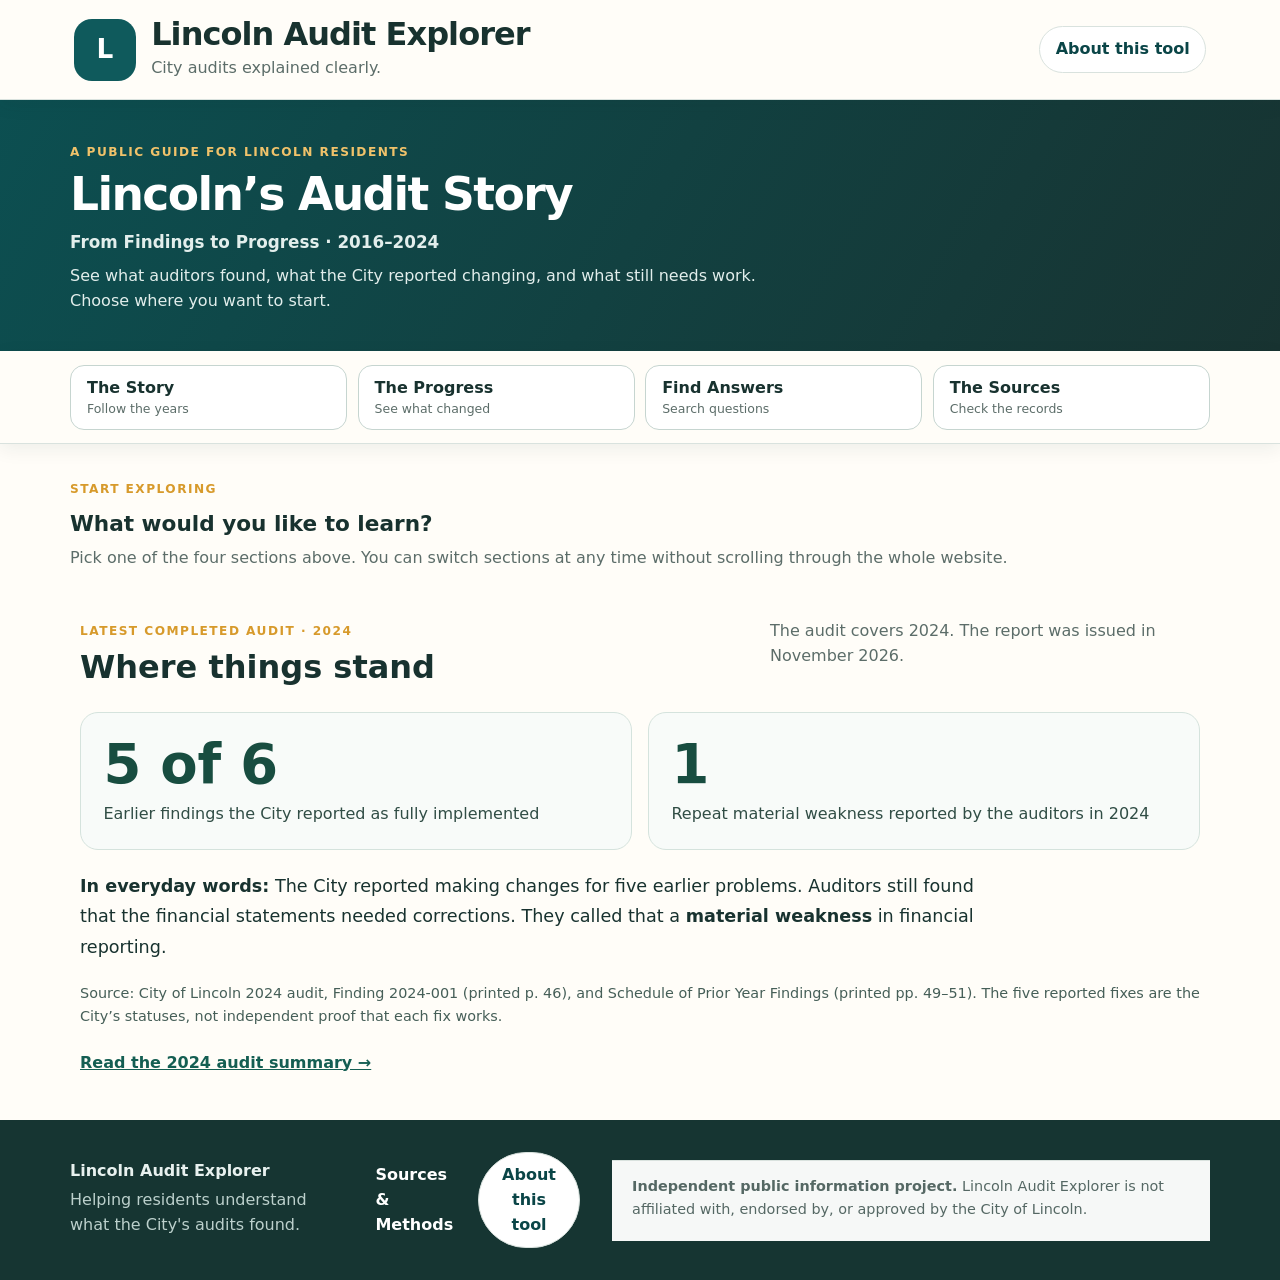
<file: index.html>
<!DOCTYPE html>

<html lang="en">
<head>
<meta charset="utf-8"/>
<meta content="width=device-width, initial-scale=1" name="viewport"/>
<meta content="Explore Lincoln audit findings in plain language, with traceable supporting evidence." name="description"/>
<title>Lincoln Audit Explorer</title>
<link href="styles.css" rel="stylesheet"/>
<style>
    .site-header{
      position:relative !important;
      background:#fffdf8 !important;
      border-bottom:1px solid #d9e2de !important;
      box-shadow:0 4px 18px rgba(23,54,49,.08) !important;
    }
    .header-inner{
      min-height:96px !important;
      padding:1.15rem 1.5rem !important;
    }
    .brand{
      gap:.95rem !important;
    }
    .brand-mark{
      width:62px !important;
      height:62px !important;
      border-radius:18px !important;
      font-size:1.65rem !important;
    }
    .brand-copy{
      display:flex !important;
      flex-direction:column !important;
      justify-content:center !important;
    }
    .brand-title{
      font-size:2rem !important;
      line-height:1 !important;
      letter-spacing:-.03em !important;
      color:#18322f !important;
    }
    .brand-tagline{
      display:block !important;
      margin-top:.35rem !important;
      font-size:1rem !important;
      color:#5c6d69 !important;
    }
    .hero-inner{
      padding-top:4.3rem !important;
      padding-bottom:4.5rem !important;
    }
    .hero h1{
      max-width:760px !important;
      font-size:clamp(2.25rem,5vw,4.1rem) !important;
      margin-bottom:.85rem !important;
    }
    .hero-copy{
      margin-bottom:1.6rem !important;
    }
    .hero-question-heading{
      margin:0 0 1rem !important;
      font-size:clamp(1.3rem,2vw,1.75rem) !important;
      color:#ffffff !important;
      line-height:1.2 !important;
    }
    @media(max-width:600px){
      .header-inner{min-height:80px !important;padding:.9rem 1rem !important}
      .brand-mark{width:50px !important;height:50px !important;font-size:1.35rem !important}
      .brand-title{font-size:1.45rem !important}
      .brand-tagline{font-size:.84rem !important}
      .hero-inner{padding-top:3.2rem !important}
    }
  </style>
</head>
<body>
<a class="skip-link" href="#main">Skip to main content</a>
<header class="site-header">
<div class="header-inner">
<a aria-label="Lincoln Audit Explorer home" class="brand" href="#">
<span aria-hidden="true" class="brand-mark">L</span>
<span class="brand-copy"><strong class="brand-title">Lincoln Audit Explorer</strong><small class="brand-tagline">City audits explained clearly.</small></span>
</a>
<button class="header-button" id="aboutButton">About this tool</button>
</div>
</header>
<main id="main">
<div id="homeView">
<section aria-labelledby="compactTitle" class="compact-intro">
<div class="compact-intro-inner"><p class="eyebrow">A public guide for Lincoln residents</p>
<h1 id="compactTitle">Lincoln’s Audit Story</h1>
<p class="compact-subtitle">From Findings to Progress · 2016–2024</p>
<p>See what auditors found, what the City reported changing, and what still needs work. Choose where you want to start.</p></div>
</section>
<nav aria-label="Explore the audits" class="explorer-nav"><div aria-label="Explore a section" class="explorer-nav-inner" role="group">
<button aria-controls="explorer-story" class="explorer-tab" data-panel="story" type="button">The Story<span>Follow the years</span></button>
<button aria-controls="explorer-progress" class="explorer-tab" data-panel="progress" type="button">The Progress<span>See what changed</span></button>
<button aria-controls="explorer-answers" class="explorer-tab" data-panel="answers" type="button">Find Answers<span>Search questions</span></button>
<button aria-controls="explorer-sources" class="explorer-tab" data-panel="sources" type="button">The Sources<span>Check the records</span></button>
</div></nav>
<div aria-label="Latest audit overview" class="explorer-panel" id="explorer-overview">
<section class="compact-welcome section"><p class="eyebrow">Start exploring</p><h2>What would you like to learn?</h2><p>Pick one of the four sections above. You can switch sections at any time without scrolling through the whole website.</p></section>
<section aria-labelledby="latestHeading" class="section v5-latest" id="latestAuditSection">
<div class="section-heading"><div><p class="eyebrow">Latest completed audit · 2024</p><h2 id="latestHeading">Where things stand</h2></div><p>The audit covers 2024. The report was issued in November 2026.</p></div>
<div class="v5-summary-grid">
<article class="v5-stat"><strong>5 of 6</strong><span>Earlier findings the City reported as fully implemented</span></article>
<article class="v5-stat"><strong>1</strong><span>Repeat material weakness reported by the auditors in 2024</span></article>
</div>
<p class="v5-plain"><strong>In everyday words:</strong> The City reported making changes for five earlier problems. Auditors still found that the financial statements needed corrections. They called that a <strong>material weakness</strong> in financial reporting.</p>
<p class="v5-source">Source: City of Lincoln 2024 audit, Finding 2024-001 (printed p. 46), and Schedule of Prior Year Findings (printed pp. 49–51). The five reported fixes are the City’s statuses, not independent proof that each fix works.</p>
<button class="v5-inline-action" data-audit="2024">Read the 2024 audit summary →</button>
</section></div>
<div aria-labelledby="storyHeading" class="explorer-panel" hidden="" id="explorer-story"><section aria-labelledby="storyHeading" class="section v5-story" id="storySection">
<div class="section-heading"><div><p class="eyebrow">Follow the records</p><h2 id="storyHeading">The audit story, one chapter at a time</h2></div><p>Start with the earliest audit and see how the findings changed.</p></div>
<div class="v5-chapters" id="v5StoryChapters"></div>
<p class="v5-source">These chapter summaries describe what each audit reported. A problem not appearing in a later report does not, by itself, prove it was fixed.</p>
</section><section class="section audit-year-section" id="auditYearSection">
<div class="section-heading">
<div>
<p class="eyebrow">Audit year summaries</p>
<h2>What happened in each audit?</h2>
</div>
<p>Choose an audit to see the main story in clear, everyday language.</p>
</div>
<div class="audit-period-note">
<strong>Why are the years grouped?</strong>
<span>The first four reports each cover two years: 2016–17, 2018–19, 2020–21, and 2022–23. The latest report covers 2024 only. No calendar year is skipped.</span>
</div>
<div class="audit-year-grid" id="auditYearGrid"></div>
</section><section class="section compact-section" id="timelineSection">
<div class="section-heading">
<div>
<p class="eyebrow">Independent audit history</p>
<h2>What changed across the completed audits?</h2>
</div>
<p>The latest completed independent audit included here covers 2024.</p>
</div>
<div class="overview-timeline audit-overview-timeline" id="auditOverviewTimeline"></div>
</section></div>
<div aria-labelledby="progressHeading" class="explorer-panel" hidden="" id="explorer-progress"><p class="compact-qualification">The six follow-up statuses below are reported by the City in the 2024 audit. Other topic labels summarize longer histories and are not independent auditor ratings.</p><section aria-labelledby="progressHeading" class="section v5-progress" id="progressSection">
<div class="section-heading"><div><p class="eyebrow">Follow-up on earlier findings</p><h2 id="progressHeading">What did the City say it fixed?</h2></div><p>The 2024 audit lists the City’s status for six findings from the 2022–23 audit.</p></div>
<div class="v5-summary-grid v5-progress-stats"><article class="v5-stat"><strong>5</strong><span>Reported fully implemented</span></article><article class="v5-stat"><strong>1</strong><span>Reported not implemented</span></article></div>
<div class="v5-findings" id="v5FindingProgress"></div>
<p class="v5-source">Source: City of Lincoln 2024 audit, Schedule of Prior Year Findings (printed pp. 49–51). These are the statuses reported by the City. The auditors separately reported a repeat material weakness in 2024.</p>
</section><section class="section section-muted" id="topicsSection">
<div class="section-heading">
<div>
<p class="eyebrow">Explore the findings</p>
<h2>Browse by topic</h2>
</div>
<div aria-label="Filter topics" class="filters">
<button class="filter active" data-filter="All">All topics</button>
<button class="filter" data-filter="Ongoing">Still needs attention</button>
<button class="filter" data-filter="Improved">Improved</button>
<button class="filter" data-filter="Mixed">Mixed</button>
</div>
</div>
<div class="topic-grid" id="topicGrid"></div>
<div class="empty-state" hidden="" id="emptyState">
<h3>No matching results</h3>
<p>Try a broader word or clear the status filter.</p>
</div>
</section></div>
<div class="explorer-panel" hidden="" id="explorer-answers"><h2 class="sr-only">Find answers</h2><section class="section v5-questions" id="questionsSection">
<div class="section-heading"><div><p class="eyebrow">Questions and answers</p><h2>What would you like to know?</h2></div><p>Choose a question for a plain-language answer and its supporting records.</p></div>
<div class="hero-question-grid" id="heroQuestionGrid"></div>
</section><section class="search-section">
<div>
<p class="eyebrow">Looking for something specific?</p>
<h2>What are you wondering about?</h2>
<p>Use everyday words. Try <strong>financial statements</strong>, <strong>material weakness</strong>, <strong>utility records</strong>, or <strong>what did the City report fixing?</strong></p>
</div>
<div class="search-wrap">
<label for="searchInput">Search questions and topics</label>
<div class="search-box">
<span aria-hidden="true">⌕</span>
<input id="searchInput" placeholder="Try “financial statements” or ask a question" type="search"/>
<button aria-label="Clear search" id="clearSearch">×</button>
</div>
</div>
<div class="search-results" hidden="" id="searchResults">
<div id="searchGuide"></div>
<h3>Search results</h3>
<div class="question-grid" id="questionGrid"></div>
<div class="topic-grid" id="searchTopicGrid"></div>
</div>
</section></div>
<div class="explorer-panel" hidden="" id="explorer-sources"><section class="section compact-source-intro"><p class="eyebrow">Original records</p><h2>Check the sources</h2><p>Audit summaries and answers identify the records and page numbers used. Find the original audit reports on the City of Lincoln website. You can also read how this site uses public records.</p><p><a class="compact-source-link" href="methodology.html">Read Sources &amp; Methods →</a></p></section></div>
</div>
<section aria-live="polite" class="page-view" hidden="" id="pageView"></section>
</main>
<footer>
<div>
<strong>Lincoln Audit Explorer</strong>
<p>Helping residents understand what the City's audits found.</p>
</div>
<div style="display:flex;gap:.75rem;align-items:center;"><a href="methodology.html" style="color:white;text-decoration:none;font-weight:700;">Sources &amp; Methods</a><button id="footerAbout">About this tool</button></div>
<div class="site-disclaimer">
<div class="site-disclaimer-inner">
<p><strong>Independent public information project.</strong> Lincoln Audit Explorer is not affiliated with, endorsed by, or approved by the City of Lincoln.</p>
</div>
</div>
</footer>
<dialog class="about-dialog" id="aboutDialog">
<button aria-label="Close" class="dialog-close" data-close="">×</button>
<p class="eyebrow">About this project</p>
<h2>What this tool does—and does not do</h2>
<p>This site helps Lincoln residents understand the City's audits and the public records related to them using plain-language explanations, timelines, and topic guides.</p>
<p></p>
<h3>Review the original public records</h3>
<p>You are encouraged to review the original public records, including independent audit reports, City Council agendas, meeting packets, approved minutes, ordinances, financial reports, and video recordings of City Council meetings available on the City's public website.</p>
<h3>Project independence</h3>
<p>Lincoln Audit Explorer is an independent public information project. It is not affiliated with, endorsed by, or approved by the City of Lincoln or any government agency.</p>
<h3>Important limitation</h3>
<p>Council minutes can document discussion and action, but they do not automatically prove that an audit finding was corrected or that a control worked. Later audit testing is stronger evidence of effectiveness.</p>
<h3>Reading labels</h3>
<p><strong>Documented fact</strong> means the record directly supports the statement. <strong>Supported interpretation</strong> means the conclusion is based on documented evidence but is not itself an auditor’s conclusion.</p>
</dialog>
<script src="app.js"></script>
</body>
</html>
</file>
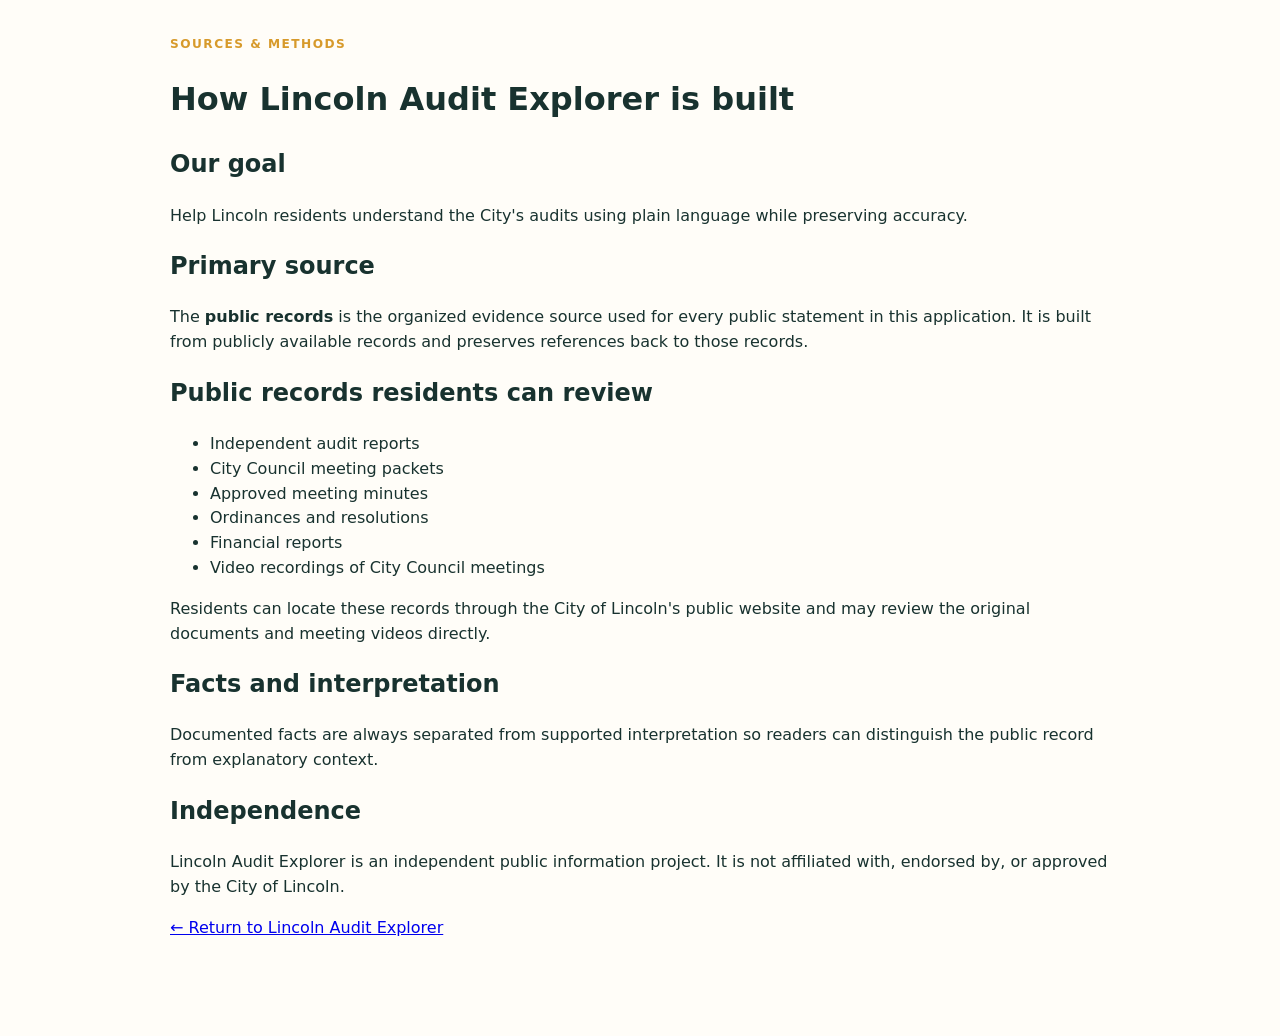
<file: methodology.html>
<!doctype html>
<html lang="en"><head><meta charset="utf-8"><title>Sources & Methods</title>
<link rel="stylesheet" href="styles.css"></head>
<body>
<main class="page-shell">
<p class="eyebrow">Sources & Methods</p>
<h1>How Lincoln Audit Explorer is built</h1>

<h2>Our goal</h2>
<p>Help Lincoln residents understand the City's audits using plain language while preserving accuracy.</p>

<h2>Primary source</h2>
<p>The <strong>public records</strong> is the organized evidence source used for every public statement in this application. It is built from publicly available records and preserves references back to those records.</p>

<h2>Public records residents can review</h2>
<ul>
<li>Independent audit reports</li>
<li>City Council meeting packets</li>
<li>Approved meeting minutes</li>
<li>Ordinances and resolutions</li>
<li>Financial reports</li>
<li>Video recordings of City Council meetings</li>
</ul>
<p>Residents can locate these records through the City of Lincoln's public website and may review the original documents and meeting videos directly.</p>

<h2>Facts and interpretation</h2>
<p>Documented facts are always separated from supported interpretation so readers can distinguish the public record from explanatory context.</p>

<h2>Independence</h2>
<p>Lincoln Audit Explorer is an independent public information project. It is not affiliated with, endorsed by, or approved by the City of Lincoln.</p>

<p><a href="index.html">← Return to Lincoln Audit Explorer</a></p>
</main>
</body></html>
</file>
<file: styles.css>
:root{
  --ink:#18322f;--muted:#5c6d69;--paper:#fffdf8;--panel:#ffffff;--wash:#edf4f0;
  --brand:#0f5a5c;--brand-dark:#0a4547;--gold:#d79a2b;--line:#d9e2de;
  --improved:#287a50;--ongoing:#a85d12;--mixed:#74528c;--danger:#98453f;
  --shadow:0 16px 40px rgba(23,54,49,.12);--radius:20px
}
*{box-sizing:border-box}
html{scroll-behavior:smooth}
body{margin:0;font-family:Inter,ui-sans-serif,system-ui,-apple-system,"Segoe UI",sans-serif;color:var(--ink);background:var(--paper);line-height:1.55}
button,input{font:inherit}
button{cursor:pointer}
.skip-link{position:absolute;left:-9999px;top:8px;background:#fff;padding:.7rem 1rem;z-index:99}
.skip-link:focus{left:8px}
.site-header{position:sticky;top:0;background:rgba(255,253,248,.94);backdrop-filter:blur(12px);border-bottom:1px solid var(--line);z-index:10}
.header-inner{max-width:1180px;margin:auto;padding:.85rem 1.25rem;display:flex;justify-content:space-between;align-items:center;gap:1rem}
.brand{display:flex;align-items:center;gap:.7rem;color:inherit;text-decoration:none}
.brand-mark{display:grid;place-items:center;width:42px;height:42px;background:var(--brand);color:white;border-radius:13px;font-weight:800;font-size:1.25rem}
.brand strong,.brand small{display:block}.brand small{color:var(--muted);font-size:.78rem}
.header-button,footer button{border:1px solid var(--line);background:white;border-radius:999px;padding:.62rem .95rem;color:var(--brand-dark);font-weight:700}
.hero{background:linear-gradient(135deg,#0c4f51 0%,#123d3e 70%,#183331 100%);color:white;overflow:hidden;position:relative}
.hero:after{content:"";position:absolute;width:520px;height:520px;border-radius:50%;right:-190px;top:-230px;background:rgba(255,255,255,.06)}
.hero-inner{max-width:1000px;margin:auto;padding:5.6rem 1.25rem 4.6rem;position:relative;z-index:1}
.eyebrow{text-transform:uppercase;letter-spacing:.12em;font-weight:800;font-size:.76rem;color:var(--gold);margin:0 0 .55rem}
.hero h1{font-size:clamp(2.35rem,6vw,4.7rem);line-height:1.03;max-width:850px;margin:.25rem 0 1rem;letter-spacing:-.045em}
.hero-copy{font-size:clamp(1.05rem,2vw,1.35rem);max-width:700px;color:#dcebea;margin-bottom:2rem}
.search-wrap{max-width:760px}
.search-wrap label{font-weight:800;display:block;margin-bottom:.55rem}
.search-box{display:flex;align-items:center;background:white;border-radius:16px;padding:.3rem .4rem .3rem 1rem;box-shadow:var(--shadow);color:var(--ink)}
.search-box span{font-size:1.5rem;color:var(--brand)}
.search-box input{width:100%;border:0;outline:0;padding:1rem .75rem;background:transparent;font-size:1.05rem}
.search-box button{border:0;background:transparent;font-size:1.5rem;padding:.4rem .75rem;color:var(--muted)}
.trust-strip{display:flex;flex-wrap:wrap;gap:1rem 2rem;margin-top:1.3rem;color:#cce0dd;font-size:.9rem}
.section{max-width:1180px;margin:auto;padding:4.7rem 1.25rem}
.section-muted{max-width:none;background:var(--wash);padding-left:max(1.25rem,calc((100vw - 1180px)/2 + 1.25rem));padding-right:max(1.25rem,calc((100vw - 1180px)/2 + 1.25rem))}
.section-heading{display:flex;justify-content:space-between;align-items:end;gap:2rem;margin-bottom:1.7rem}
.section-heading h2,.method h2{font-size:clamp(1.75rem,3vw,2.65rem);line-height:1.1;margin:0}
.section-heading>p{max-width:430px;color:var(--muted)}
.question-grid{display:grid;grid-template-columns:repeat(3,1fr);gap:1rem}
.question-card,.topic-card{background:var(--panel);border:1px solid var(--line);border-radius:var(--radius);padding:1.35rem;text-align:left;transition:.2s ease;position:relative}
.question-card:hover,.topic-card:hover{transform:translateY(-3px);box-shadow:var(--shadow);border-color:#a7c1b9}
.question-card h3,.topic-card h3{margin:.35rem 0 .6rem;line-height:1.25}
.question-card p,.topic-card p{color:var(--muted);margin:.4rem 0}
.card-arrow{display:inline-flex;margin-top:1rem;color:var(--brand);font-weight:800}
.filters{display:flex;gap:.5rem;flex-wrap:wrap}
.filter{border:1px solid #b9cbc5;background:white;border-radius:999px;padding:.55rem .85rem;font-weight:750;color:var(--brand-dark)}
.filter.active{background:var(--brand);color:white;border-color:var(--brand)}
.topic-grid{display:grid;grid-template-columns:repeat(2,1fr);gap:1rem}
.topic-top{display:flex;justify-content:space-between;gap:1rem;align-items:start}
.status{display:inline-flex;align-items:center;gap:.35rem;border-radius:999px;padding:.35rem .6rem;font-size:.76rem;font-weight:850;white-space:nowrap}
.status:before{content:"";width:7px;height:7px;border-radius:50%;background:currentColor}
.status-improved{color:var(--improved);background:#e5f4eb}
.status-ongoing{color:var(--ongoing);background:#fff0db}
.status-mixed{color:var(--mixed);background:#f0e8f6}
.risk-line{font-size:.85rem!important;font-weight:750;color:var(--ink)!important}
.method{max-width:1180px;margin:0 auto;padding:4.7rem 1.25rem}
.method-grid{display:grid;grid-template-columns:repeat(3,1fr);gap:1rem;margin-top:1.7rem}
.method-grid article{padding:1.3rem;border-left:4px solid var(--line);background:white}
.method-grid h3{margin:.75rem 0 .3rem}.method-grid p{color:var(--muted);margin:0}
.method-icon{display:grid;place-items:center;width:38px;height:38px;border-radius:50%;font-weight:900}
.fact-icon{background:#e5f4eb;color:var(--improved)}
.interpretation-icon{background:#e7edf7;color:#385a87}
.question-icon{background:#fff0db;color:var(--ongoing)}
footer{background:#163532;color:#e8f1ef;padding:2rem max(1.25rem,calc((100vw - 1180px)/2 + 1.25rem));display:flex;justify-content:space-between;gap:2rem;align-items:center}
footer p{margin:.25rem 0;color:#bcd0cc}
dialog{border:0;border-radius:24px;box-shadow:0 25px 90px rgba(0,0,0,.3);padding:0;max-height:90vh;width:min(920px,calc(100vw - 2rem));color:var(--ink)}
dialog::backdrop{background:rgba(11,33,31,.68);backdrop-filter:blur(4px)}
.dialog-close{position:sticky;float:right;top:1rem;margin:1rem 1rem 0 0;border:0;background:#eef3f1;border-radius:50%;width:42px;height:42px;font-size:1.5rem;z-index:2}
.detail-body,.about-dialog{padding:2.2rem}
.about-dialog{max-width:700px}.about-dialog h2{font-size:2rem}.about-dialog h3{margin-top:1.5rem}
.detail-hero{padding:2.3rem 2.3rem 1.6rem;background:var(--wash);border-bottom:1px solid var(--line)}
.detail-hero h2{font-size:clamp(1.8rem,4vw,2.8rem);line-height:1.08;margin:.5rem 0}
.detail-body h3{margin-top:1.8rem}
.answer-lead{font-size:1.2rem;font-weight:760;color:var(--ink)}
.evidence-pair{display:grid;grid-template-columns:1fr 1fr;gap:1rem;margin:1.4rem 0}
.evidence-box{border-radius:16px;padding:1.1rem;border:1px solid var(--line)}
.evidence-box strong{display:block;margin-bottom:.4rem}.evidence-box p{margin:0;color:var(--muted)}
.fact-box{border-left:5px solid var(--improved)}.interpretation-box{border-left:5px solid #4b6f9e}
.timeline{list-style:none;margin:1rem 0;padding:0}
.timeline li{display:grid;grid-template-columns:90px 145px 1fr;gap:1rem;padding:1rem 0;border-bottom:1px solid var(--line)}
.timeline-year{font-weight:900}.timeline-state{font-weight:800;color:var(--brand)}
.evidence-list{background:#f7f9f8;border-radius:16px;padding:1rem 1rem 1rem 2.2rem}
.evidence-list li{margin:.45rem 0}
.notice{background:#fff8e9;border:1px solid #eed29b;border-radius:14px;padding:1rem}
.empty-state{text-align:center;padding:3rem;color:var(--muted)}
@media(max-width:800px){
 .question-grid{grid-template-columns:1fr 1fr}.topic-grid{grid-template-columns:1fr}
 .section-heading{align-items:start;flex-direction:column}.method-grid{grid-template-columns:1fr}
 .evidence-pair{grid-template-columns:1fr}.timeline li{grid-template-columns:75px 1fr}.timeline li span:last-child{grid-column:2}
}
@media(max-width:540px){
 .brand small,.header-button{display:none}.hero-inner{padding-top:3.8rem}.question-grid{grid-template-columns:1fr}
 .section{padding-top:3.5rem;padding-bottom:3.5rem}.trust-strip{display:grid;gap:.4rem}
 footer{align-items:start;flex-direction:column}.detail-body,.detail-hero,.about-dialog{padding:1.4rem}
}


/* Version 1.1 */
.compact-section{padding-top:4rem;padding-bottom:4rem}
.hero-inner{max-width:1180px}
.hero-question-grid{
  display:grid;
  grid-template-columns:repeat(3,1fr);
  gap:1rem;
  margin-top:2rem;
}
.hero-question-card{
  border:1px solid rgba(255,255,255,.18);
  background:rgba(255,255,255,.1);
  color:white;
  border-radius:18px;
  padding:1.15rem;
  text-align:left;
  min-height:132px;
  transition:.2s ease;
}
.hero-question-card:hover{
  transform:translateY(-3px);
  background:rgba(255,255,255,.16);
  border-color:rgba(255,255,255,.35);
}
.hero-question-card span{
  display:block;
  color:#cfe3df;
  font-size:.85rem;
  margin-top:.55rem;
}
.hero-question-card strong{
  display:block;
  font-size:1.08rem;
  line-height:1.25;
}
.hero-text-link{
  display:inline-block;
  margin-top:1.4rem;
  color:white;
  font-weight:800;
  text-decoration:none;
}
.overview-timeline{
  display:grid;
  grid-template-columns:repeat(5,1fr);
  gap:0;
  position:relative;
  margin-top:2rem;
}
.overview-timeline:before{
  content:"";
  position:absolute;
  top:22px;
  left:5%;
  right:5%;
  height:3px;
  background:var(--line);
}
.overview-step{
  position:relative;
  padding:0 .8rem;
  text-align:center;
}
.timeline-dot{
  width:44px;
  height:44px;
  border-radius:50%;
  display:grid;
  place-items:center;
  margin:0 auto 1rem;
  color:white;
  font-weight:900;
  position:relative;
  z-index:1;
}
.tone-concern{background:#9b413a}
.tone-progress{background:#b26c1d}
.tone-improved{background:#2f7a52}
.overview-step h3{margin:.2rem 0 .35rem;font-size:1rem}
.overview-step p{margin:0;color:var(--muted);font-size:.92rem}
.topic-icon{
  display:grid;
  place-items:center;
  width:46px;
  height:46px;
  border-radius:14px;
  background:#eef5f2;
  font-size:1.45rem;
  flex:0 0 auto;
}
.topic-title-row{
  display:flex;
  gap:.8rem;
  align-items:flex-start;
  margin:.9rem 0 .45rem;
}
.topic-title-row h3{margin:0}
.search-section{
  max-width:1180px;
  margin:auto;
  padding:4.7rem 1.25rem;
}
.search-section h2{font-size:clamp(1.75rem,3vw,2.65rem);margin:.2rem 0 .5rem}
.search-section>div:first-child{max-width:760px}
.search-results{margin-top:2rem}
.search-results h3{margin-bottom:1rem}
.search-section .search-box{border:1px solid var(--line)}
.search-section .search-wrap{margin-top:1.4rem}
.detail-actions{
  display:flex;
  flex-wrap:wrap;
  gap:.7rem;
  margin-top:1.8rem;
}
.detail-actions a{
  display:inline-flex;
  align-items:center;
  text-decoration:none;
  border:1px solid var(--line);
  border-radius:999px;
  padding:.65rem .9rem;
  color:var(--brand);
  font-weight:800;
}
@media(max-width:900px){
  .hero-question-grid{grid-template-columns:1fr 1fr}
  .overview-timeline{grid-template-columns:1fr;gap:1rem}
  .overview-timeline:before{display:none}
  .overview-step{
    text-align:left;
    display:grid;
    grid-template-columns:50px 1fr;
    gap:.75rem;
    padding:0;
  }
  .timeline-dot{margin:0}
}
@media(max-width:540px){
  .hero-question-grid{grid-template-columns:1fr}
}


/* V1.2 Branding */
.site-header{
  box-shadow:0 2px 10px rgba(0,0,0,.04);
}
.brand-mark{
  width:54px;
  height:54px;
  font-size:1.5rem;
  border-radius:16px;
}
.brand-title{
  font-size:1.55rem;
  line-height:1.05;
  letter-spacing:-.02em;
}
.brand-tagline{
  font-size:.95rem !important;
  color:#55716b !important;
  margin-top:.2rem;
}
.header-inner{
  padding:1rem 1.5rem;
}
.hero h1{
  max-width:900px;
}
.hero-copy{
  font-size:1.25rem;
  max-width:760px;
}
.hero-question-card strong{
  font-size:1.18rem;
}
.hero-question-card{
  min-height:145px;
}


/* Version 1.6 — dedicated question and topic pages */
.page-view{
  background:var(--paper);
  min-height:70vh;
}
.page-shell{
  max-width:980px;
  margin:0 auto;
  padding:2.2rem 1.25rem 5rem;
}
.breadcrumb{
  display:flex;
  gap:.55rem;
  align-items:center;
  color:var(--muted);
  font-size:.92rem;
  margin-bottom:2rem;
}
.breadcrumb a{
  color:var(--brand);
  font-weight:800;
  text-decoration:none;
}
.article-hero{
  padding:1.5rem 0 2rem;
  border-bottom:1px solid var(--line);
}
.article-hero h1{
  font-size:clamp(2.4rem,6vw,4.5rem);
  line-height:1.04;
  letter-spacing:-.045em;
  margin:.35rem 0 1rem;
  max-width:900px;
}
.article-lead{
  font-size:clamp(1.12rem,2vw,1.35rem);
  color:var(--muted);
  max-width:780px;
  margin:0;
}
.article-body{
  padding-top:1.5rem;
}
.answer-section{
  padding:1.2rem 0;
}
.answer-section h2{
  font-size:1.45rem;
  line-height:1.2;
  margin:0 0 .65rem;
}
.answer-section p{
  font-size:1.05rem;
  color:#344b47;
}
.answer-highlight{
  margin:1rem 0;
  padding:1.35rem 1.45rem;
  border-radius:18px;
  background:#edf5f1;
  border-left:5px solid var(--brand);
}
.answer-highlight p{
  font-size:1.18rem;
  font-weight:700;
  color:var(--ink);
  margin:.3rem 0;
}
.split-section{
  display:grid;
  grid-template-columns:1fr 1fr;
  gap:1rem;
}
.split-section>div{
  background:white;
  border:1px solid var(--line);
  border-radius:16px;
  padding:1.15rem;
}
.topic-page-meta{
  display:flex;
  gap:.75rem;
  align-items:center;
  font-weight:800;
  color:var(--muted);
  margin-top:1rem;
}
.related-section{
  margin-top:1rem;
}
.related-links{
  display:grid;
  grid-template-columns:1fr 1fr;
  gap:.7rem;
}
.related-links button{
  background:white;
  border:1px solid var(--line);
  border-radius:14px;
  padding:1rem;
  text-align:left;
  color:var(--ink);
  font-weight:800;
  display:flex;
  justify-content:space-between;
  gap:1rem;
  transition:.2s ease;
}
.related-links button:hover{
  transform:translateY(-2px);
  box-shadow:var(--shadow);
  border-color:#a7c1b9;
}
.related-links span{
  color:var(--brand);
}
@media(max-width:700px){
  .split-section,.related-links{grid-template-columns:1fr}
  .article-hero h1{font-size:2.4rem}
}


/* Version 1.7 — beautiful topic page */
.topic-overview-card{
  display:grid;
  grid-template-columns:auto 1fr auto;
  gap:1.2rem;
  align-items:center;
  margin:1.2rem 0 1.8rem;
  padding:1.35rem;
  border-radius:22px;
  background:linear-gradient(135deg,#edf5f1 0%,#f8fbf9 100%);
  border:1px solid var(--line);
}
.topic-overview-icon{
  width:76px;
  height:76px;
  display:grid;
  place-items:center;
  border-radius:22px;
  background:white;
  font-size:2.2rem;
  box-shadow:0 10px 26px rgba(23,54,49,.09);
}
.topic-overview-copy p{
  margin:.7rem 0 0;
  font-size:1.15rem;
  color:#304844;
}
.topic-risk-panel{
  min-width:120px;
  padding:1rem 1.1rem;
  border-radius:18px;
  background:var(--brand);
  color:white;
  text-align:center;
}
.topic-risk-panel span{
  display:block;
  font-size:.76rem;
  text-transform:uppercase;
  letter-spacing:.08em;
  opacity:.8;
}
.topic-risk-panel strong{
  display:block;
  margin-top:.25rem;
  font-size:1.5rem;
}
.topic-snapshot-grid{
  display:grid;
  grid-template-columns:repeat(3,1fr);
  gap:1rem;
  margin:1.8rem 0 2.2rem;
}
.topic-snapshot-grid article{
  min-height:220px;
  padding:1.35rem;
  border-radius:20px;
  border:1px solid var(--line);
  background:white;
  box-shadow:0 10px 28px rgba(23,54,49,.06);
}
.topic-snapshot-grid h2{
  margin:.35rem 0 .65rem;
  font-size:1.25rem;
}
.topic-snapshot-grid p{
  margin:0;
  color:#405651;
}
.snapshot-kicker{
  font-size:.72rem;
  text-transform:uppercase;
  letter-spacing:.1em;
  font-weight:900;
  color:var(--brand);
}
.snapshot-improved{
  border-top:5px solid var(--improved) !important;
}
.snapshot-attention{
  border-top:5px solid var(--ongoing) !important;
}
.topic-proof-section,
.topic-timeline-section,
.topic-evidence-section{
  padding:2.2rem 0;
  border-top:1px solid var(--line);
}
.section-title-row{
  display:flex;
  justify-content:space-between;
  align-items:end;
  gap:2rem;
  margin-bottom:1.2rem;
}
.section-title-row h2{
  margin:0;
  font-size:1.8rem;
}
.section-title-row>p{
  max-width:420px;
  color:var(--muted);
  margin:0;
}
.evidence-pair-featured .evidence-box{
  position:relative;
  padding:1.4rem 1.4rem 1.4rem 4rem;
  min-height:170px;
}
.proof-label{
  position:absolute;
  left:1.2rem;
  top:1.25rem;
  width:34px;
  height:34px;
  border-radius:50%;
  display:grid;
  place-items:center;
  font-weight:900;
}
.fact-box .proof-label{
  background:#e5f4eb;
  color:var(--improved);
}
.interpretation-box .proof-label{
  background:#e7edf7;
  color:#385a87;
}
.topic-timeline{
  list-style:none;
  margin:0;
  padding:0;
  position:relative;
}
.topic-timeline:before{
  content:"";
  position:absolute;
  left:22px;
  top:24px;
  bottom:24px;
  width:3px;
  background:var(--line);
}
.topic-timeline li{
  display:grid;
  grid-template-columns:46px 110px 1fr;
  gap:1rem;
  align-items:start;
  position:relative;
  margin-bottom:1rem;
}
.topic-timeline-marker{
  width:46px;
  height:46px;
  border-radius:50%;
  display:grid;
  place-items:center;
  background:var(--brand);
  color:white;
  font-weight:900;
  z-index:1;
}
.topic-timeline-year{
  padding-top:.75rem;
  font-weight:900;
  color:var(--ink);
}
.topic-timeline-card{
  padding:1rem 1.1rem;
  border:1px solid var(--line);
  border-radius:16px;
  background:white;
}
.topic-timeline-card strong{
  color:var(--brand);
}
.topic-timeline-card p{
  margin:.35rem 0 0;
  color:var(--muted);
}
.evidence-card-grid{
  display:grid;
  grid-template-columns:repeat(2,1fr);
  gap:.8rem;
}
.evidence-source-card{
  display:grid;
  grid-template-columns:42px 1fr;
  gap:.8rem;
  align-items:start;
  padding:1rem;
  border:1px solid var(--line);
  border-radius:16px;
  background:#f9fbfa;
}
.evidence-number{
  display:grid;
  place-items:center;
  width:42px;
  height:42px;
  border-radius:12px;
  background:#e8f2ee;
  color:var(--brand);
  font-size:.8rem;
  font-weight:900;
}
.evidence-source-card p{
  margin:.15rem 0 0;
  color:#344b47;
}
.topic-related-section{
  padding-top:2.2rem;
  border-top:1px solid var(--line);
}
.topic-footer-note{
  margin-top:2rem;
  padding:1rem 1.2rem;
  border-radius:16px;
  background:#173f3b;
  color:white;
}
.topic-footer-note strong{
  display:block;
  margin-bottom:.25rem;
}
.topic-footer-note p{
  margin:0;
  color:#d6e4e1;
}
@media(max-width:800px){
  .topic-snapshot-grid{grid-template-columns:1fr}
  .topic-snapshot-grid article{min-height:auto}
  .evidence-card-grid{grid-template-columns:1fr}
  .section-title-row{align-items:start;flex-direction:column;gap:.6rem}
}
@media(max-width:620px){
  .topic-overview-card{
    grid-template-columns:auto 1fr;
  }
  .topic-risk-panel{
    grid-column:1/-1;
    width:100%;
  }
  .topic-timeline li{
    grid-template-columns:46px 1fr;
  }
  .topic-timeline-year{
    padding-top:.7rem;
  }
  .topic-timeline-card{
    grid-column:2;
  }
}


/* Version 1.8 — direct workbook evidence connection */
.evidence-source-button{
  width:100%;
  text-align:left;
  cursor:pointer;
  font:inherit;
  grid-template-columns:42px 1fr auto !important;
  transition:.2s ease;
}
.evidence-source-button:hover{
  transform:translateY(-3px);
  border-color:#9dbbb2;
  box-shadow:0 12px 28px rgba(23,54,49,.1);
}
.evidence-card-copy{
  display:flex;
  flex-direction:column;
  gap:.2rem;
}
.evidence-card-copy strong{
  color:var(--ink);
}
.evidence-card-copy>span:last-child{
  color:var(--muted);
  font-size:.84rem;
}
.evidence-type{
  color:var(--brand);
  font-size:.72rem;
  text-transform:uppercase;
  letter-spacing:.08em;
  font-weight:900;
}
.evidence-open{
  color:var(--brand);
  font-size:1.25rem;
  font-weight:900;
  align-self:center;
}
.evidence-detail-card{
  margin:1.2rem 0 2rem;
  padding:1.5rem;
  border-radius:22px;
  border:1px solid var(--line);
  background:linear-gradient(135deg,#edf5f1,#ffffff);
}
.evidence-detail-heading{
  display:flex;
  gap:1rem;
  align-items:center;
}
.evidence-detail-heading h2{
  margin:.2rem 0 0;
  font-size:1.55rem;
}
.evidence-detail-icon{
  display:grid;
  place-items:center;
  width:58px;
  height:58px;
  border-radius:17px;
  background:var(--brand);
  color:white;
  font-size:1.5rem;
  font-weight:900;
}
.workbook-locator{
  display:grid;
  grid-template-columns:1.4fr 1fr 1fr;
  gap:.75rem;
  margin:1.4rem 0;
}
.workbook-locator>div{
  padding:1rem;
  border-radius:15px;
  background:white;
  border:1px solid var(--line);
  overflow-wrap:anywhere;
}
.workbook-locator span{
  display:block;
  color:var(--muted);
  font-size:.73rem;
  text-transform:uppercase;
  letter-spacing:.07em;
  font-weight:850;
}
.workbook-locator strong{
  display:block;
  margin-top:.3rem;
}
.evidence-action-row{
  display:flex;
  flex-wrap:wrap;
  gap:.7rem;
}
.primary-evidence-button,
.secondary-evidence-button,
.back-to-topic-button{
  display:inline-flex;
  align-items:center;
  justify-content:center;
  border-radius:999px;
  padding:.75rem 1rem;
  font-weight:850;
  text-decoration:none;
  font:inherit;
  cursor:pointer;
}
.primary-evidence-button{
  background:var(--brand);
  color:white;
  border:1px solid var(--brand);
}
.secondary-evidence-button,
.back-to-topic-button{
  background:white;
  color:var(--brand);
  border:1px solid var(--line);
}
.workbook-status{
  margin-top:1rem;
  padding:.9rem 1rem;
  border-radius:14px;
  font-size:.92rem;
}
.workbook-status.checking{
  background:#edf2f7;
  color:#456;
}
.workbook-status.available{
  background:#e5f4eb;
  color:#246442;
}
.workbook-status.missing{
  background:#fff0db;
  color:#805018;
}
.workbook-status code{
  background:rgba(255,255,255,.65);
  padding:.1rem .3rem;
  border-radius:5px;
}
.evidence-instructions{
  margin:1.5rem 0;
  padding:1.35rem;
  border:1px solid var(--line);
  border-radius:18px;
  background:white;
}
.evidence-instructions h2{
  margin-top:0;
}
.evidence-instructions li{
  margin:.55rem 0;
}
@media(max-width:760px){
  .workbook-locator{grid-template-columns:1fr}
}


/* Version 1.9 */
.site-disclaimer{
  background:#f6f8f7;
  border-top:1px solid var(--line);
}
.site-disclaimer-inner{
  max-width:1180px;
  margin:0 auto;
  padding:.9rem 1.25rem 1.3rem;
}
.site-disclaimer p{
  margin:0;
  font-size:.9rem;
  color:#556864;
}


/* Version 2.0 — clearer evidence language and audit/post-audit separation */
.audit-overview-timeline{
  grid-template-columns:repeat(4,1fr);
}
.post-audit-overview{
  margin-top:3.2rem;
  padding-top:2.4rem;
  border-top:1px solid var(--line);
}
.post-audit-heading{
  margin-bottom:1.2rem;
}
.documented-updates-overview{
  display:grid;
  grid-template-columns:1fr 1fr;
  gap:1rem;
}
.documented-update-card{
  display:grid;
  grid-template-columns:88px 1fr;
  gap:1rem;
  padding:1.2rem;
  border:1px solid var(--line);
  border-radius:18px;
  background:#f8fbf9;
}
.documented-update-year{
  display:grid;
  place-items:center;
  min-height:72px;
  border-radius:15px;
  background:var(--brand);
  color:white;
  font-size:1.15rem;
  font-weight:900;
}
.documented-update-card h3{
  margin:.1rem 0 .35rem;
}
.documented-update-card p{
  margin:0;
  color:var(--muted);
}
.post-audit-updates-section{
  padding:2.2rem 0;
  border-top:1px solid var(--line);
}
.post-audit-update-list{
  display:grid;
  grid-template-columns:1fr 1fr;
  gap:1rem;
}
.post-audit-update{
  display:grid;
  grid-template-columns:76px 1fr;
  gap:1rem;
  padding:1.15rem;
  border:1px solid var(--line);
  border-radius:18px;
  background:#f8fbf9;
}
.post-audit-year{
  display:grid;
  place-items:center;
  min-height:68px;
  border-radius:14px;
  background:#e5f1ec;
  color:var(--brand);
  font-weight:900;
}
.post-audit-update h3{
  margin:.1rem 0 .35rem;
  font-size:1.05rem;
}
.post-audit-update p{
  margin:0;
  color:var(--muted);
}
.update-not-linked{
  background:#fbfbfa;
  border-style:dashed;
}
.update-not-linked .post-audit-year{
  background:#f0f1ef;
  color:#6e7773;
}
.evidence-reference-grid{
  display:grid;
  grid-template-columns:1.4fr 1fr 1fr 1fr;
  gap:.75rem;
  margin:1.4rem 0;
}
.evidence-reference-grid>div{
  padding:1rem;
  border-radius:15px;
  background:white;
  border:1px solid var(--line);
  overflow-wrap:anywhere;
}
.evidence-reference-grid span{
  display:block;
  color:var(--muted);
  font-size:.73rem;
  text-transform:uppercase;
  letter-spacing:.07em;
  font-weight:850;
}
.evidence-reference-grid strong{
  display:block;
  margin-top:.3rem;
}
.public-records-note,
.public-records-verification{
  margin-top:1.5rem;
  padding:1.2rem 1.3rem;
  border-radius:18px;
  border:1px solid #d8e6e0;
  background:#f3f8f5;
}
.public-records-note p,
.public-records-verification p{
  margin:.45rem 0 0;
  color:#405651;
}
.public-records-verification h2{
  margin:.2rem 0 .6rem;
}
@media(max-width:800px){
  .audit-overview-timeline{grid-template-columns:1fr}
  .documented-updates-overview,
  .post-audit-update-list{grid-template-columns:1fr}
  .evidence-reference-grid{grid-template-columns:1fr 1fr}
}
@media(max-width:540px){
  .documented-update-card,
  .post-audit-update{grid-template-columns:1fr}
  .evidence-reference-grid{grid-template-columns:1fr}
}


/* Version 2.3.1 — Supporting Public Records page only */
.public-records-intro{
  margin:1.2rem 0 1.8rem;
  padding:1.1rem 1.25rem;
  border-radius:16px;
  background:#edf5f1;
  border-left:5px solid var(--brand);
}
.public-records-intro p{
  margin:0;
  font-size:1.1rem;
  font-weight:700;
}
.public-records-group{
  padding:1.6rem 0;
  border-top:1px solid var(--line);
}
.public-record-list{
  display:grid;
  grid-template-columns:1fr 1fr;
  gap:1rem;
}
.public-record-card{
  display:grid;
  grid-template-columns:52px 1fr;
  gap:1rem;
  padding:1.15rem;
  border:1px solid var(--line);
  border-radius:18px;
  background:white;
}
.public-record-icon{
  width:52px;
  height:52px;
  display:grid;
  place-items:center;
  border-radius:15px;
  background:#e7f1ed;
  color:var(--brand);
  font-size:1.3rem;
  font-weight:900;
}
.public-record-card h3{
  margin:.2rem 0 .35rem;
  font-size:1.08rem;
}
.public-record-card p{
  margin:0;
  color:var(--muted);
}
.public-records-verification ul{
  margin:.8rem 0 1rem 1.25rem;
}
.public-records-verification li{
  margin:.35rem 0;
}
@media(max-width:700px){
  .public-record-list{grid-template-columns:1fr}
}


/* Version 2.4 — resident-language smart search */
.search-guide-card{
  margin:0 0 1.3rem;
  padding:1.25rem 1.35rem;
  border-radius:18px;
  background:linear-gradient(135deg,#edf5f1,#f9fbfa);
  border:1px solid #cfe0d9;
  border-left:6px solid var(--brand);
}
.search-guide-card h3{
  margin:.2rem 0 .55rem;
  font-size:1.35rem;
}
.search-guide-card p:last-child{
  margin:0;
  color:#344b47;
  font-size:1.02rem;
}
.search-results>.question-grid:empty,
.search-results>.topic-grid:empty{
  display:none;
}


/* Version 2.4.2 — subtle click cues on landing-page questions */
.hero-question-instruction{
  margin:.15rem 0 1rem;
  color:#d7e7e3;
  font-size:.95rem;
}
.hero-question-card{
  display:flex;
  flex-direction:column;
  align-items:flex-start;
}
.hero-card-cta{
  margin-top:auto !important;
  padding-top:1rem;
  color:#ffffff !important;
  font-size:.9rem !important;
  font-weight:800 !important;
  opacity:.82;
  transition:opacity .2s ease, transform .2s ease;
}
.hero-question-card:hover .hero-card-cta,
.hero-question-card:focus-visible .hero-card-cta{
  opacity:1;
  transform:translateX(3px);
}


/* Version 2.5 — Audit Year Summaries */
.audit-year-section{
  padding-top:4.4rem;
  padding-bottom:4.4rem;
}
.audit-year-grid{
  display:grid;
  grid-template-columns:repeat(4,1fr);
  gap:1rem;
}
.audit-year-card{
  position:relative;
  min-height:300px;
  padding:1.3rem;
  border:1px solid var(--line);
  border-radius:20px;
  background:white;
  text-align:left;
  display:flex;
  flex-direction:column;
  align-items:flex-start;
  transition:.2s ease;
  overflow:hidden;
}
.audit-year-card:hover,
.audit-year-card:focus-visible{
  transform:translateY(-4px);
  box-shadow:var(--shadow);
  border-color:#a7c1b9;
}
.audit-year-number{
  position:absolute;
  right:1rem;
  top:.85rem;
  font-size:2.1rem;
  font-weight:900;
  color:#e5ece9;
}
.audit-year-date{
  display:inline-flex;
  padding:.35rem .6rem;
  border-radius:999px;
  background:#e7f1ed;
  color:var(--brand);
  font-size:.77rem;
  font-weight:900;
  text-transform:uppercase;
  letter-spacing:.06em;
}
.audit-year-card h3{
  margin:1.1rem 0 .7rem;
  font-size:1.3rem;
  line-height:1.2;
}
.audit-year-card p{
  margin:0;
  color:var(--muted);
}
.audit-year-cta{
  margin-top:auto;
  padding-top:1.2rem;
  color:var(--brand);
  font-weight:850;
}
.audit-page-snapshot{
  display:grid;
  grid-template-columns:1fr 170px;
  gap:1rem;
  margin:1.2rem 0 1.8rem;
}
.audit-snapshot-main{
  padding:1.35rem;
  border-radius:20px;
  background:#edf5f1;
  border-left:5px solid var(--brand);
}
.audit-snapshot-label{
  display:block;
  color:var(--brand);
  font-size:.75rem;
  font-weight:900;
  text-transform:uppercase;
  letter-spacing:.08em;
}
.audit-snapshot-main p{
  margin:.55rem 0 0;
  font-size:1.18rem;
  font-weight:720;
  color:var(--ink);
}
.audit-snapshot-count{
  display:flex;
  flex-direction:column;
  justify-content:center;
  align-items:center;
  padding:1rem;
  border-radius:20px;
  background:var(--brand);
  color:white;
  text-align:center;
}
.audit-snapshot-count strong{
  font-size:3rem;
  line-height:1;
}
.audit-snapshot-count span{
  margin-top:.45rem;
  font-size:.88rem;
}
.audit-why-card,
.audit-next-card{
  padding:1.25rem 1.35rem;
  border-radius:18px;
  border:1px solid var(--line);
  background:white;
}
.audit-key-points{
  list-style:none;
  margin:0;
  padding:0;
  display:grid;
  gap:.65rem;
}
.audit-key-points li{
  position:relative;
  padding:1rem 1rem 1rem 2.8rem;
  border:1px solid var(--line);
  border-radius:15px;
  background:#fafcfb;
}
.audit-key-points li:before{
  content:"✓";
  position:absolute;
  left:1rem;
  top:1rem;
  width:22px;
  height:22px;
  display:grid;
  place-items:center;
  border-radius:50%;
  background:#e5f4eb;
  color:var(--improved);
  font-weight:900;
}
.audit-navigation{
  display:grid;
  grid-template-columns:1fr 1fr;
  gap:.8rem;
}
.audit-navigation button{
  border:1px solid var(--line);
  border-radius:16px;
  background:white;
  padding:1rem;
  text-align:left;
  color:var(--ink);
}
.audit-navigation button:last-child{
  text-align:right;
}
.audit-navigation span,
.audit-navigation strong{
  display:block;
}
.audit-navigation span{
  color:var(--brand);
  font-size:.82rem;
  font-weight:850;
}
.audit-navigation strong{
  margin-top:.25rem;
  font-size:1.1rem;
}
@media(max-width:980px){
  .audit-year-grid{grid-template-columns:1fr 1fr}
}
@media(max-width:650px){
  .audit-year-grid{grid-template-columns:1fr}
  .audit-year-card{min-height:auto}
  .audit-page-snapshot{grid-template-columns:1fr}
  .audit-navigation{grid-template-columns:1fr}
  .audit-navigation button:last-child{text-align:left}
}


/* Version 2.6 — neutral city leadership context */
.audit-leadership-section{
  margin-top:1rem;
}
.leadership-details{
  border:1px solid var(--line);
  border-radius:18px;
  background:#fbfcfb;
  overflow:hidden;
}
.leadership-details summary{
  list-style:none;
  display:flex;
  justify-content:space-between;
  align-items:center;
  gap:1rem;
  padding:1.15rem 1.25rem;
  cursor:pointer;
}
.leadership-details summary::-webkit-details-marker{
  display:none;
}
.leadership-details summary strong,
.leadership-details summary small{
  display:block;
}
.leadership-details summary strong{
  font-size:1.15rem;
  color:var(--ink);
}
.leadership-details summary small{
  margin-top:.2rem;
  color:var(--muted);
  font-size:.83rem;
}
.details-arrow{
  color:var(--brand);
  font-size:1.35rem;
  transition:transform .2s ease;
}
.leadership-details[open] .details-arrow{
  transform:rotate(180deg);
}
.leadership-content{
  padding:0 1.25rem 1.25rem;
  border-top:1px solid var(--line);
}
.leadership-context{
  margin:1rem 0;
  padding:.9rem 1rem;
  border-radius:14px;
  background:#eef5f2;
  color:#405651;
}
.leadership-period{
  padding:1rem 0;
  border-top:1px solid var(--line);
}
.leadership-period:first-of-type{
  border-top:0;
}
.leadership-period h3{
  margin:0 0 .8rem;
  font-size:1.05rem;
}
.leadership-grid{
  display:grid;
  grid-template-columns:minmax(180px,.7fr) 1.3fr;
  gap:1rem;
}
.leadership-grid>div{
  padding:1rem;
  border:1px solid var(--line);
  border-radius:14px;
  background:white;
}
.leadership-role{
  display:block;
  margin-bottom:.35rem;
  color:var(--brand);
  font-size:.72rem;
  font-weight:900;
  text-transform:uppercase;
  letter-spacing:.07em;
}
.leadership-grid ul{
  margin:.3rem 0 0 1.1rem;
  padding:0;
}
.leadership-grid li{
  margin:.25rem 0;
}
.leadership-note{
  margin:.75rem 0 0;
  color:var(--muted);
  font-size:.9rem;
}
.leadership-clarifier{
  margin:1rem 0 0;
  padding:.9rem 1rem;
  border-radius:14px;
  background:#fff6e8;
  color:#68491c;
  font-size:.92rem;
}
@media(max-width:650px){
  .leadership-grid{grid-template-columns:1fr}
}


/* Version 2.7 — clearer two-year audit periods and cleaner context */
.audit-period-note{
  display:flex;
  align-items:flex-start;
  gap:.7rem;
  margin:0 0 1.25rem;
  padding:.95rem 1.05rem;
  border-radius:15px;
  background:#f1f6f4;
  border:1px solid #d8e5e0;
  color:#405651;
}
.audit-period-note strong{
  flex:0 0 auto;
  color:var(--ink);
}
.audit-period-note span{
  line-height:1.45;
}
.audit-period-explainer{
  display:flex;
  flex-direction:column;
  gap:.25rem;
  margin:0 0 1.3rem;
  padding:.9rem 1rem;
  border-radius:14px;
  background:#f7f9f8;
  border:1px solid var(--line);
}
.audit-period-explainer strong{
  color:var(--ink);
}
.audit-period-explainer span{
  color:var(--muted);
}
.fact-interpretation-heading{
  display:block;
}
.leadership-details summary small,
.leadership-context,
.leadership-clarifier{
  display:none !important;
}
@media(max-width:650px){
  .audit-period-note{
    flex-direction:column;
    gap:.25rem;
  }
}


/* Version 2.9 — resident meaning and just-in-time City money context */
.resident-context-card,
.city-money-card{
  margin:1rem 0;
  padding:1.25rem 1.35rem;
  border-radius:18px;
  border:1px solid var(--line);
}
.resident-context-card h2,
.city-money-card h2{
  margin:.2rem 0 .6rem;
}
.resident-context-card p:last-child,
.city-money-card p:last-child{
  margin:0;
  color:#344b47;
  font-size:1.04rem;
}
.concern-card{
  background:#fff8ec;
  border-left:5px solid #c9882f;
}
.meaning-card{
  background:#edf5f1;
  border-left:5px solid var(--brand);
}
.city-money-card{
  background:#f4f7fb;
  border-left:5px solid #5577a8;
}


/* Version 3.0 — streamlined evidence and resident callouts */
.evidence-comparison{
  margin:1.4rem 0 1.6rem;
  border:1px solid var(--line);
  border-radius:18px;
  overflow:hidden;
  background:white;
}
.evidence-comparison-heading{
  padding:1rem 1.2rem .8rem;
  background:#f7faf8;
  border-bottom:1px solid var(--line);
}
.evidence-comparison-heading h2{
  margin:.15rem 0 0;
  font-size:1.35rem;
}
.evidence-comparison-grid{
  display:grid;
  grid-template-columns:1fr 1fr;
}
.evidence-comparison-cell{
  padding:1.2rem 1.25rem;
  min-height:150px;
}
.evidence-comparison-cell + .evidence-comparison-cell{
  border-left:1px solid var(--line);
}
.comparison-label{
  display:block;
  margin-bottom:.55rem;
  font-size:.78rem;
  font-weight:900;
  letter-spacing:.05em;
  text-transform:uppercase;
}
.fact-cell{
  background:#fbfdfc;
  box-shadow:inset 5px 0 0 #2f8b5b;
}
.fact-cell .comparison-label{
  color:#2f8b5b;
}
.explanation-cell{
  background:#fbfcff;
  box-shadow:inset 5px 0 0 #4b6fa7;
}
.explanation-cell .comparison-label{
  color:#4b6fa7;
}
.evidence-comparison-cell p{
  margin:0;
  color:#344b47;
  font-size:1.02rem;
}
.topic-evidence-comparison{
  border:1px solid var(--line);
  border-radius:18px;
  overflow:hidden;
  background:white;
}
.resident-context-card{
  box-shadow:none;
}
.concern-card{
  background:#fffaf1;
  border-left:5px solid #c9882f;
}
.meaning-card{
  background:#eef6f2;
  border-left:5px solid var(--brand);
}
@media(max-width:720px){
  .evidence-comparison-grid{
    grid-template-columns:1fr;
  }
  .evidence-comparison-cell + .evidence-comparison-cell{
    border-left:0;
    border-top:1px solid var(--line);
  }
}


/* Version 3.1 — cleaner, less box-heavy resident context */
.evidence-comparison{
  border-radius:16px;
  box-shadow:none;
}
.evidence-comparison-heading{
  padding:.95rem 1.1rem .75rem;
  background:#fbfcfb;
}
.evidence-comparison-heading h2{
  font-size:1.2rem;
}
.evidence-comparison-cell{
  min-height:125px;
  padding:1rem 1.1rem;
}
.comparison-label{
  font-size:.73rem;
}
.resident-context-card{
  margin:1rem 0;
  padding:1.05rem 1.15rem;
  border-radius:16px;
}
.resident-context-card .eyebrow,
.city-money-card .eyebrow{
  font-size:.68rem;
}
.resident-context-card h2,
.city-money-card h2{
  margin:.1rem 0 .45rem;
  font-size:1.25rem;
}
.resident-context-card p:last-child,
.city-money-card p:last-child{
  font-size:1rem;
  line-height:1.55;
}
.concern-card{
  background:#fffaf3;
  border:1px solid #ead8b9;
  border-left:4px solid #c9882f;
}
.meaning-card{
  background:#f2f7f4;
  border:1px solid #d5e3dd;
  border-left:4px solid var(--brand);
}
.city-money-card{
  margin:1rem 0;
  padding:1rem 1.1rem;
  border-radius:14px;
  background:#f7f9fc;
  border:1px dashed #cdd8e7;
  border-left:3px solid #6f88b2;
}
.city-money-card h2{
  font-size:1.08rem;
}
.city-money-card p:last-child{
  color:#53615e;
  font-size:.95rem;
}
@media(max-width:720px){
  .evidence-comparison-cell{
    min-height:auto;
  }
}


/* Version 3.2 — clearer conversational headings */
.evidence-comparison-heading{
  padding:1rem 1.1rem;
}
.evidence-comparison-heading .eyebrow{
  display:none;
}
.evidence-comparison-heading h2{
  margin:0;
  font-size:1.35rem;
}
.resident-context-card > .eyebrow{
  display:none;
}
.resident-context-card h2{
  margin:0 0 .55rem;
  font-size:1.35rem;
}

.audit-period-note,.audit-period-explainer{display:none!important;}


/* Version 3.4 — question-engine search */
.search-results{
  margin-top:1.25rem;
}
.search-answer-panel{
  padding:1.5rem;
  border:1px solid #cfe0d9;
  border-left:6px solid var(--brand);
  border-radius:20px;
  background:linear-gradient(135deg,#f4f9f6,#ffffff);
  box-shadow:0 12px 28px rgba(23,55,48,.08);
}
.search-answer-label{
  margin:0 0 .35rem;
  color:var(--brand);
  font-size:.74rem;
  font-weight:900;
  text-transform:uppercase;
  letter-spacing:.08em;
}
.search-answer-panel h2{
  margin:0 0 .75rem;
  font-size:1.65rem;
  line-height:1.2;
}
.search-answer-text{
  max-width:860px;
  margin:0;
  color:#344b47;
  font-size:1.08rem;
  line-height:1.6;
}
.search-primary-action{
  margin-top:1rem;
  padding:.8rem 1rem;
  border:0;
  border-radius:12px;
  background:var(--brand);
  color:white;
  font-weight:850;
  cursor:pointer;
}
.search-primary-action:hover,
.search-primary-action:focus-visible{
  transform:translateY(-1px);
}
.search-no-answer{
  border-left-color:#8b9691;
}
.search-related-heading{
  margin:1.5rem 0 .75rem;
}
.search-related-heading h3{
  margin:0;
  font-size:1.2rem;
}
.search-related-heading p{
  margin:.25rem 0 0;
  color:var(--muted);
  font-size:.93rem;
}
.search-related-list{
  display:grid;
  gap:.65rem;
}
.search-related-item{
  width:100%;
  display:flex;
  justify-content:space-between;
  align-items:center;
  gap:1rem;
  padding:1rem 1.1rem;
  border:1px solid var(--line);
  border-radius:15px;
  background:white;
  color:var(--ink);
  text-align:left;
  cursor:pointer;
}
.search-related-item:hover,
.search-related-item:focus-visible{
  border-color:#a7c1b9;
  background:#f8fbf9;
}
.search-related-item span:first-child{
  min-width:0;
}
.search-related-item strong,
.search-related-item small{
  display:block;
}
.search-related-item small{
  margin-top:.25rem;
  color:var(--muted);
  line-height:1.4;
}
#questionGrid.question-grid,
#searchTopicGrid.topic-grid{
  display:block;
}

/* Version 4.0 — workbook-driven Resident Answer Library */
.resident-answer-result{padding:1.55rem;border:1px solid #cfe0d9;border-radius:20px;background:#fff;box-shadow:0 12px 28px rgba(23,55,48,.08)}
.resident-answer-result>h2{margin:0 0 1rem;font-size:1.75rem;line-height:1.2}
.resident-answer-short{padding:1.1rem 1.2rem;border-radius:15px;background:#eaf4ef;border-left:5px solid var(--brand)}
.resident-answer-short h3,.resident-answer-section h3{margin:0 0 .45rem;font-size:1.1rem}
.resident-answer-short p,.resident-answer-section p{margin:0;color:#344b47;line-height:1.62}
.resident-answer-short p{font-size:1.08rem;font-weight:650}
.resident-answer-section{padding:1.05rem 0;border-bottom:1px solid var(--line)}
.resident-answer-section:last-of-type{border-bottom:0}
.records-section h3{color:#2f6f58}.matters-section h3{color:#75571d}.limits-section h3{color:#596864}
.resident-answer-years{margin:1rem 0 0;color:var(--muted);font-size:.9rem}
.answer-review-note{margin:1rem 0 0;padding:.8rem .9rem;border-radius:12px;background:#fff7e8;color:#68491c;font-size:.87rem}
.answer-followup-section{margin-top:1rem;padding:1rem;border:1px solid var(--line);border-radius:16px;background:#fafcfb}
.answer-followup-section h3,.answer-topic-labels h3{margin:0 0 .7rem;font-size:1.05rem}
.answer-followup-list{display:grid;gap:.55rem}
.answer-followup-question{display:flex;justify-content:space-between;align-items:center;gap:1rem;width:100%;padding:.8rem .9rem;border:1px solid var(--line);border-radius:12px;background:white;color:var(--ink);text-align:left;cursor:pointer}
.answer-followup-question:hover,.answer-followup-question:focus-visible{border-color:#9fbbb2;background:#f5f9f7}
.answer-topic-labels{margin-top:1rem}.answer-topic-labels>div{display:flex;flex-wrap:wrap;gap:.5rem}
.answer-topic-labels span{padding:.45rem .65rem;border-radius:999px;background:#edf3f1;color:#36554d;font-size:.82rem;font-weight:700}

/* V5: story-led homepage */
.v5-hero .hero-inner{max-width:1160px;margin:auto;padding-top:4rem;padding-bottom:4rem}
.v5-hero h1{max-width:950px}
.v5-primary-link,.v5-secondary-link{display:inline-block;margin:.5rem .7rem .4rem 0;padding:.85rem 1.15rem;border-radius:12px;font-weight:750;text-decoration:none}
.v5-primary-link{background:#fff;color:#193d36}.v5-secondary-link{border:1px solid rgba(255,255,255,.65);color:#fff}
.v5-latest,.v5-story,.v5-progress,.v5-questions{max-width:1160px;margin:0 auto}
.v5-summary-grid{display:grid;grid-template-columns:repeat(2,minmax(0,1fr));gap:1rem;margin:1.3rem 0}
.v5-stat{border:1px solid #d5e3dd;background:#f8fbf9;border-radius:18px;padding:1.4rem;display:flex;flex-direction:column;gap:.45rem}
.v5-stat strong{font-size:clamp(2.2rem,5vw,3.4rem);line-height:1.1;color:#184d40}
.v5-stat span{color:#304d45;line-height:1.5}
.v5-plain{font-size:1.1rem;line-height:1.75;max-width:900px}
.v5-source{font-size:.9rem;line-height:1.6;color:#465f58;margin-top:1.2rem}
.v5-source a{color:#145e52;text-decoration:underline}
.v5-inline-action{border:0;background:transparent;color:#145e52;text-decoration:underline;font:inherit;font-weight:750;cursor:pointer;padding:.5rem 0;text-align:left}
.v5-inline-action:focus-visible,.v5-primary-link:focus-visible,.v5-secondary-link:focus-visible{outline:3px solid #b77e18;outline-offset:4px}
.v5-chapters{display:grid;gap:1.05rem;margin-top:1.6rem}
.v5-chapter{display:grid;grid-template-columns:56px 1fr;gap:1rem;padding:1.4rem;border:1px solid #d7e1dc;border-radius:18px;background:#fff}
.v5-chapter-index{width:44px;height:44px;border-radius:50%;background:#1d5648;color:#fff;display:grid;place-items:center;font-weight:800}
.v5-chapter-year,.v5-finding-id{font-size:.84rem;font-weight:750;color:#46665d;letter-spacing:.03em}
.v5-chapter h3{font-size:1.3rem;margin:.3rem 0 .6rem;color:#173f35}
.v5-chapter p{margin:.3rem 0;line-height:1.7}
.v5-findings{display:grid;gap:.7rem;margin:1.4rem 0}
.v5-finding{display:flex;align-items:center;justify-content:space-between;gap:1.5rem;padding:1rem 1.2rem;border:1px solid #d7e1dc;border-radius:14px;background:#fff}
.v5-finding h3{font-size:1rem;margin:.2rem 0;line-height:1.4}
.v5-finding-status{font-size:.86rem;font-weight:750;border-radius:999px;padding:.45rem .75rem;white-space:nowrap}
.v5-status-done{background:#e5f1eb;color:#17553e}.v5-status-open{background:#fff0d8;color:#784900}
.v5-questions .hero-question-card{color:#153c32}
@media(max-width:700px){.v5-summary-grid{grid-template-columns:1fr}.v5-finding{align-items:flex-start;flex-direction:column;gap:.5rem}.v5-chapter{grid-template-columns:42px 1fr;padding:1rem}.v5-chapter-index{width:34px;height:34px}.v5-hero .hero-inner{padding:3rem 1.2rem}}

/* V5.3: compact, one-section-at-a-time navigation */
[hidden]{display:none!important}
.sr-only{position:absolute!important;width:1px;height:1px;padding:0;margin:-1px;overflow:hidden;clip:rect(0,0,0,0);white-space:nowrap;border:0}
.compact-intro{background:linear-gradient(120deg,#0c4f51,#183331);color:white}
.compact-intro-inner{max-width:1180px;margin:auto;padding:2.1rem 1.25rem 1.8rem}
.compact-intro h1{font-size:clamp(1.85rem,4vw,2.85rem);line-height:1.1;margin:.15rem 0 .25rem;letter-spacing:-.035em}
.compact-intro p{max-width:740px;margin:.55rem 0;color:#e2eeec}
.compact-intro .eyebrow{color:#f0c26a}
.compact-subtitle{font-weight:750;font-size:1.05rem}
.explorer-nav{position:sticky;top:94px;z-index:8;background:#fffdf8;border-bottom:1px solid var(--line);box-shadow:0 5px 18px rgba(20,48,44,.07)}
.explorer-nav-inner{max-width:1180px;margin:auto;display:grid;grid-template-columns:repeat(4,minmax(0,1fr));gap:.65rem;padding:.85rem 1.25rem}
.explorer-tab{border:1px solid #c6d5d0;background:#fff;border-radius:14px;text-align:left;padding:.75rem 1rem;color:#18322f;font-weight:800;line-height:1.25;min-width:0}
.explorer-tab span{display:block;font-size:.78rem;font-weight:500;color:#5c6d69;margin-top:.22rem}
.explorer-tab:hover,.explorer-tab:focus-visible{border-color:#0f5a5c;outline-offset:2px}
.explorer-tab.is-active{background:#0f5a5c;border-color:#0f5a5c;color:#fff}
.explorer-tab.is-active span{color:#d9f0ec}
.explorer-panel{min-height:240px}
.explorer-panel .section,.explorer-panel .method{padding-top:2.2rem;padding-bottom:2.3rem}
.explorer-panel .section-heading h2{font-size:clamp(1.45rem,2.5vw,2.2rem)}
.explorer-panel .v5-latest{padding-top:1.5rem}
.compact-welcome{padding-bottom:.25rem!important}
.compact-welcome h2{margin:.2rem 0;font-size:1.35rem}
.compact-welcome p:last-child{color:var(--muted);margin:.3rem 0}
.compact-qualification{max-width:1150px;margin:1.2rem auto 0;padding:0 1.25rem;color:var(--muted);font-size:.9rem}
.compact-source-link{color:var(--brand);font-weight:750}
.explorer-panel .search-section{padding-top:2rem;padding-bottom:2.5rem}
@media(max-width:600px){
 .explorer-nav{top:76px}
 .explorer-nav-inner{gap:.4rem;padding:.6rem .7rem}
 .explorer-tab{padding:.65rem .4rem;text-align:center;font-size:.81rem;border-radius:10px}
 .explorer-tab span{font-size:.67rem}
 .compact-intro-inner{padding:1.35rem 1rem}
 .compact-intro p{font-size:.91rem}
 .explorer-panel .section{padding-top:1.6rem;padding-bottom:1.8rem}
}


/* V5.3.1 accessibility fix: question cards now sit on a light background.
   Override legacy white-on-dark hero styles only in the answers panel. */
#explorer-answers .hero-question-card {
  background: #ffffff;
  border: 1px solid #b9cbc5;
  color: #18322f;
}
#explorer-answers .hero-question-card strong { color: #18322f; }
#explorer-answers .hero-question-card > span {
  color: #344b47;
  opacity: 1;
}
#explorer-answers .hero-question-card .hero-card-cta,
#explorer-answers .hero-question-card .hero-card-cta span {
  color: #0a4547 !important;
  opacity: 1;
  font-weight: 800;
}
#explorer-answers .hero-question-card:hover {
  background: #edf4f0;
  border-color: #0f5a5c;
}
#explorer-answers .hero-question-card:focus-visible {
  outline: 3px solid #0f5a5c;
  outline-offset: 3px;
}
</file>
